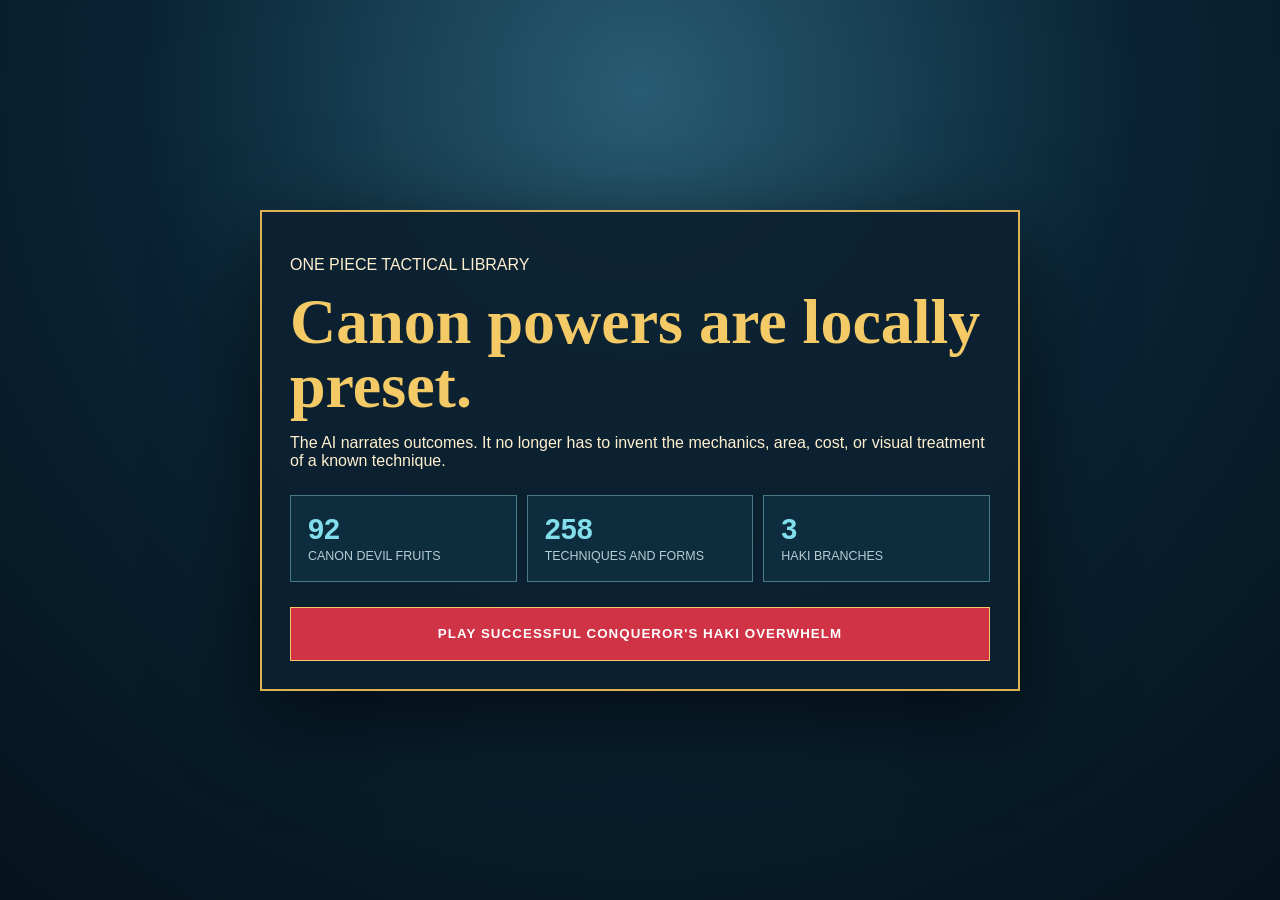
<file: frontend/tactical/one-piece-power-showcase.html>
<!doctype html><html lang="en"><head><meta charset="utf-8"><meta name="viewport" content="width=device-width,initial-scale=1"><title>One Piece Power Presets</title><link rel="stylesheet" href="one-piece-power-showcase.css"><style>
:root{--font-display:Georgia,serif}*{box-sizing:border-box}body{margin:0;min-height:100vh;display:grid;place-items:center;background:radial-gradient(circle at 50% 10%,#285c72,#092334 48%,#06131d);color:#fff0cf;font-family:Segoe UI,sans-serif}.demo{width:min(760px,calc(100% - 28px));padding:28px;border:2px solid #ddb253;background:#0b2030e8;box-shadow:0 24px 80px #0009}.demo h1{font:700 clamp(2rem,7vw,4rem)/1 Georgia,serif;margin:0 0 12px;color:#f4ca67}.counts{display:grid;grid-template-columns:repeat(3,1fr);gap:10px;margin:25px 0}.counts div{padding:17px;border:1px solid #4a788b;background:#0d2c3e}.counts b{display:block;font-size:1.8rem;color:#83deec}.counts span{font-size:.78rem;color:#b7ccd4}.demo button{width:100%;min-height:54px;border:1px solid #f4ca67;background:#cf3345;color:white;font-weight:900;letter-spacing:.08em;cursor:pointer}@media(max-width:520px){.counts{grid-template-columns:1fr}.demo{padding:18px}}
</style></head><body><main class="demo"><p>ONE PIECE TACTICAL LIBRARY</p><h1>Canon powers are locally preset.</h1><p>The AI narrates outcomes. It no longer has to invent the mechanics, area, cost, or visual treatment of a known technique.</p><section class="counts"><div><b>92</b><span>CANON DEVIL FRUITS</span></div><div><b>258</b><span>TECHNIQUES AND FORMS</span></div><div><b>3</b><span>HAKI BRANCHES</span></div></section><button id="haki">PLAY SUCCESSFUL CONQUEROR'S HAKI OVERWHELM</button></main><script>
document.querySelector('#haki').onclick=()=>{document.querySelector('.haoshoku-cinematic')?.remove();const scene=document.createElement('div');scene.className='haoshoku-cinematic';scene.setAttribute('role','img');scene.setAttribute('aria-label',"Conqueror's Haki overwhelms the enemy");scene.innerHTML='<i class="haoshoku-bolt"></i><i class="haoshoku-bolt b2"></i><i class="haoshoku-bolt b3"></i><i class="haoshoku-bolt b4"></i><i class="haoshoku-bolt b5"></i><div class="haoshoku-title">CONQUEROR\'S HAKI<span class="haoshoku-subtitle">THEIR WILL COLLAPSES</span></div>';document.body.append(scene);setTimeout(()=>scene.remove(),matchMedia('(prefers-reduced-motion: reduce)').matches?800:4500)};
</script></body></html>
</file>
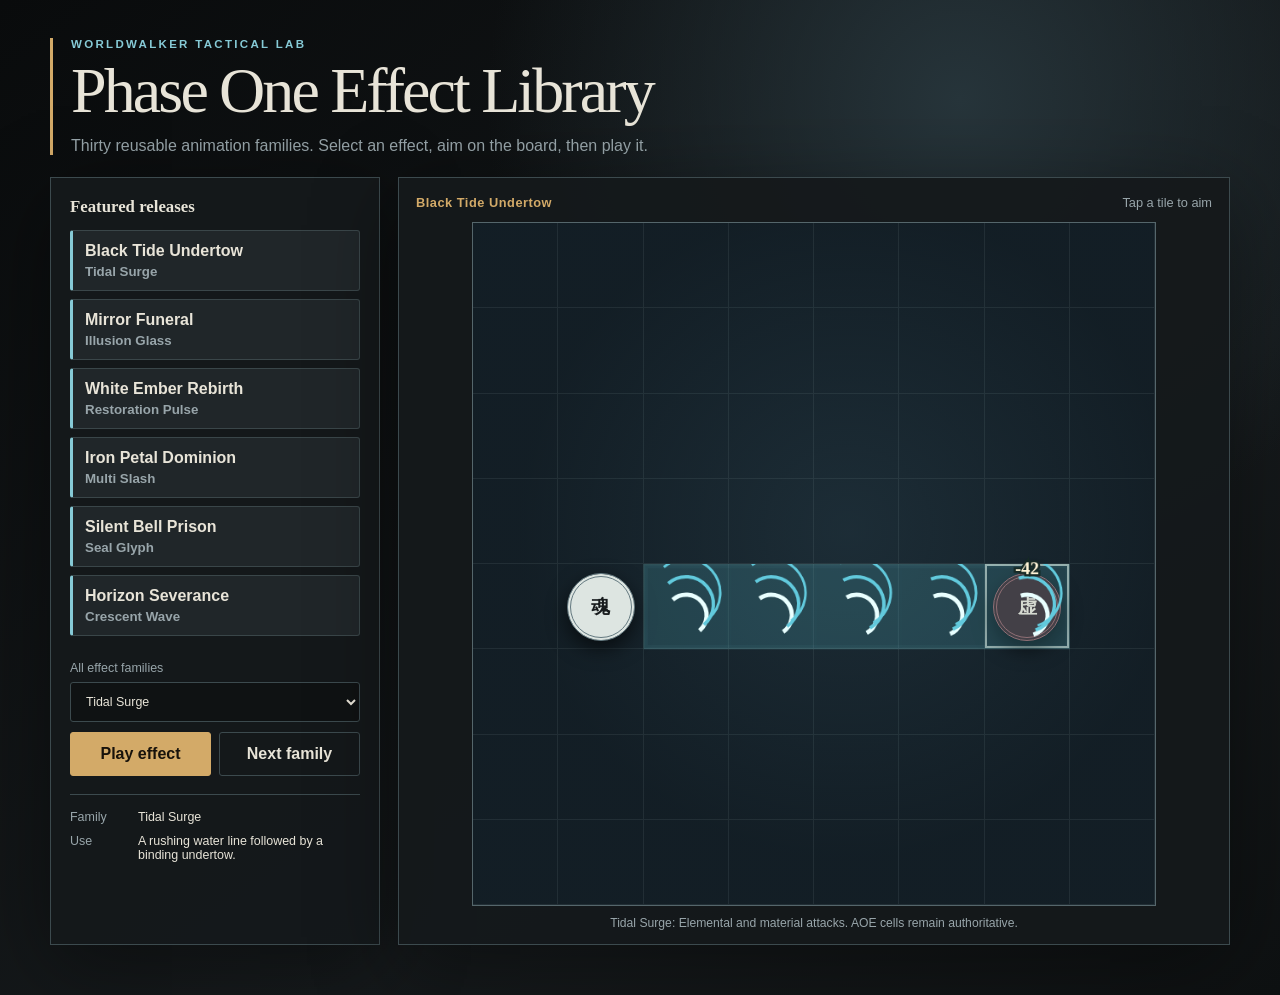
<file: WorldwalkerRPG/_internal/frontend/tactical/effect-showcase.html>
<!doctype html><html lang="en"><head><meta charset="utf-8"><meta name="viewport" content="width=device-width,initial-scale=1"><title>Worldwalker Phase One Effects</title><link rel="stylesheet" href="effect-showcase.css"><link rel="stylesheet" href="effect-showcase-responsive.css"></head>
<body><main>
 <header><p class="eyebrow">WORLDWALKER TACTICAL LAB</p><h1>Phase One Effect Library</h1><p>Thirty reusable animation families. Select an effect, aim on the board, then play it.</p></header>
 <section class="layout">
  <aside><h2>Featured releases</h2><div id="presets"></div><label>All effect families<select id="family"></select></label><div class="controls"><button id="play">Play effect</button><button id="random" class="quiet">Next family</button></div><dl><div><dt>Family</dt><dd id="family-name"></dd></div><div><dt>Use</dt><dd id="family-use"></dd></div></dl></aside>
  <section class="stage"><div class="stage-head"><span id="technique">Black Tide Undertow</span><span>Tap a tile to aim</span></div><div id="board"><div id="tiles"></div><canvas id="ground" width="800" height="800"></canvas><div id="pieces"><div class="piece player" style="--x:1;--y:4"><span>魂</span></div><div class="piece enemy" id="enemy" style="--x:6;--y:4"><span>虚</span></div></div><canvas id="fx" width="800" height="800"></canvas></div><p class="receipt" id="receipt">AOE cells are the exact cells the resolver would use.</p></section>
 </section>
</main><script src="ground-aoe.js"></script><script src="effect-family-library.js"></script><script src="battle-fx.js"></script><script src="effect-showcase.js"></script></body></html>
</file>
<file: frontend/tactical/one-piece-power-showcase.css>
:root{--font-display:Georgia,serif}*{box-sizing:border-box}body{margin:0;min-height:100vh;display:grid;place-items:center;background:radial-gradient(circle at 50% 10%,#285c72,#092334 48%,#06131d);color:#fff0cf;font-family:Segoe UI,sans-serif}.demo{width:min(760px,calc(100% - 28px));padding:28px;border:2px solid #ddb253;background:#0b2030e8;box-shadow:0 24px 80px #0009}.demo h1{font:700 clamp(2rem,7vw,4rem)/1 Georgia,serif;margin:0 0 12px;color:#f4ca67}.counts{display:grid;grid-template-columns:repeat(3,1fr);gap:10px;margin:25px 0}.counts div{padding:17px;border:1px solid #4a788b;background:#0d2c3e}.counts b{display:block;font-size:1.8rem;color:#83deec}.counts span{font-size:.78rem;color:#b7ccd4}.demo button{width:100%;min-height:54px;border:1px solid #f4ca67;background:#cf3345;color:white;font-weight:900;letter-spacing:.08em;cursor:pointer}.demo button:active{transform:translateY(1px)}
.haoshoku-cinematic{position:fixed;inset:0;z-index:20;pointer-events:none;overflow:hidden;background:radial-gradient(circle at 50% 52%,#751120 0 7%,#230a11e8 30%,#050607fa 76%);animation:hakiScene 4.5s ease-out forwards}.haoshoku-cinematic::before{content:"";position:absolute;inset:-20%;background:repeating-conic-gradient(from 12deg at 50% 52%,transparent 0 7deg,#d628453d 8deg,transparent 10deg 24deg);animation:hakiPressure 1.4s ease-out both}.haoshoku-title{position:absolute;left:50%;top:50%;transform:translate(-50%,-50%);color:#f7ead2;font:900 clamp(1.4rem,6vw,4rem)/1 Georgia,serif;letter-spacing:.1em;text-align:center;text-shadow:0 4px #16070a,0 0 28px #e52c49;white-space:nowrap;animation:hakiTitle 4s ease-out both}.haoshoku-subtitle{display:block;margin-top:10px;color:#e65b6c;font:700 clamp(.7rem,2vw,1rem)/1.2 Segoe UI,sans-serif;letter-spacing:.22em}.haoshoku-bolt{position:absolute;left:50%;top:50%;width:clamp(180px,48vw,650px);height:7px;background:#e32d49;box-shadow:0 0 7px #ff526a,0 0 20px #b50028;transform-origin:0 50%;clip-path:polygon(0 35%,16% 0,28% 70%,42% 8%,57% 82%,72% 15%,100% 48%,74% 63%,58% 100%,41% 38%,27% 92%,14% 48%);animation:hakiBolt 2s ease-out both}.haoshoku-bolt.b2{transform:rotate(47deg);animation-delay:.06s}.haoshoku-bolt.b3{transform:rotate(137deg);animation-delay:.12s}.haoshoku-bolt.b4{transform:rotate(218deg);animation-delay:.03s}.haoshoku-bolt.b5{transform:rotate(310deg);animation-delay:.1s}@keyframes hakiScene{0%{opacity:0}4%,90%{opacity:1}100%{opacity:0}}@keyframes hakiPressure{0%{transform:scale(.15);opacity:0}45%{opacity:1}100%{transform:scale(1.3);opacity:0}}@keyframes hakiTitle{0%{opacity:0;filter:blur(9px);transform:translate(-50%,-50%) scale(1.35)}12%,88%{opacity:1;filter:none;transform:translate(-50%,-50%) scale(1)}100%{opacity:0}}@keyframes hakiBolt{0%{opacity:0;scale:.05 1}18%,65%{opacity:1;scale:1 1}100%{opacity:0;scale:1.2 .4}}
@media(max-width:520px){.counts{grid-template-columns:1fr}.demo{padding:18px}.haoshoku-title{white-space:normal;width:90vw}}@media(prefers-reduced-motion:reduce){.haoshoku-cinematic{animation:hakiScene .8s ease-out forwards}.haoshoku-cinematic::before,.haoshoku-bolt{animation:none}.haoshoku-title{animation:hakiTitle .8s ease-out both}}
</file>
<file: WorldwalkerRPG/_internal/frontend/tactical/effect-showcase.css>
:root{--ink:#e8e4d8;--muted:#98a5aa;--cyan:#86cad6;--gold:#d3aa68;--panel:#15191b;--line:#3c4a4e}*{box-sizing:border-box}body{margin:0;min-height:100vh;color:var(--ink);background:radial-gradient(circle at 75% 10%,#26343a 0,transparent 36%),linear-gradient(145deg,#090b0c,#161a1c 65%,#0e1112);font-family:Inter,Segoe UI,sans-serif}main{width:min(1180px,100% - 28px);margin:auto;padding:38px 0 50px}header{border-left:3px solid var(--gold);padding-left:18px;margin-bottom:22px}h1{font-family:Georgia,serif;font-size:clamp(2rem,5vw,4.2rem);font-weight:500;margin:4px 0 9px;letter-spacing:-.045em}.eyebrow{color:var(--cyan);font-size:.72rem;letter-spacing:.2em;font-weight:800}header p{color:var(--muted);margin:0;max-width:700px}.layout{display:grid;grid-template-columns:330px 1fr;gap:18px}aside,.stage{background:color-mix(in srgb,var(--panel) 94%,transparent);border:1px solid var(--line);box-shadow:0 20px 80px #0006}aside{padding:19px}h2{font:600 1.05rem Georgia,serif;margin:0 0 13px}.preset{width:100%;text-align:left;border:1px solid #3a4649;border-left:3px solid var(--cyan);background:#202629;color:var(--ink);padding:11px 12px;margin:0 0 8px;cursor:pointer}.preset:hover,.preset:focus-visible{background:#2a3437;border-color:var(--cyan)}.preset small{display:block;color:var(--muted);margin-top:4px}label{display:grid;gap:7px;color:var(--muted);font-size:.78rem;margin-top:17px}select,button{font:inherit;border-radius:3px}select{width:100%;padding:11px;background:#0f1213;color:var(--ink);border:1px solid var(--line)}.controls{display:grid;grid-template-columns:1fr 1fr;gap:8px;margin-top:10px}button{min-height:44px;border:1px solid var(--gold);background:var(--gold);color:#17120b;font-weight:800;cursor:pointer}.quiet{background:transparent;color:var(--ink);border-color:var(--line)}dl{font-size:.78rem;border-top:1px solid var(--line);margin:18px 0 0;padding-top:5px}dl div{display:grid;grid-template-columns:60px 1fr;gap:8px;padding-top:10px}dt{color:var(--muted)}dd{margin:0}.stage{overflow:hidden;padding:14px}.stage-head{display:flex;justify-content:space-between;gap:12px;padding:3px 3px 12px;font-size:.8rem;color:var(--muted)}#technique{color:var(--gold);font-weight:800;letter-spacing:.04em}#board{position:relative;aspect-ratio:1;max-height:76vh;margin:auto;background:linear-gradient(#132029bb,#132029bb),radial-gradient(circle at 55% 45%,#36505b,#12181b 62%);overflow:hidden;border:1px solid #55666b}#tiles{position:absolute;inset:0;display:grid;grid-template-columns:repeat(8,1fr);grid-template-rows:repeat(8,1fr)}.tile{border:solid #8aa0a61f;border-width:0 1px 1px 0;cursor:crosshair}.tile:hover{background:#86cad61f}.tile.aim{box-shadow:inset 0 0 0 2px #e8e4d8aa}canvas,#pieces{position:absolute;inset:0;width:100%;height:100%;pointer-events:none}#ground{z-index:2}#pieces{z-index:3}.piece{position:absolute;left:calc(var(--x)*12.5% + 1.25%);top:calc(var(--y)*12.5% + 1.25%);width:10%;aspect-ratio:1;border-radius:50%;display:grid;place-items:center;font:700 clamp(.7rem,2vw,1.2rem) Georgia,serif;box-shadow:0 8px 20px #0009;transition:left .22s,top .22s}.player{background:#dde5e1;color:#171b1d;border:4px double #647980}.enemy{background:#3d2227;color:#f0dcce;border:4px double #9b5b5f}#fx{z-index:4}.receipt{font-size:.76rem;color:var(--muted);text-align:center;margin:10px 0 0}@media(max-width:820px){main{padding-top:18px}.layout{grid-template-columns:1fr}.stage{order:-1}aside{padding:15px}#presets{display:grid;grid-template-columns:1fr 1fr;gap:7px}.preset{margin:0}.stage-head span:last-child{display:none}}@media(prefers-reduced-motion:reduce){.piece{transition:none}}
</file>
<file: WorldwalkerRPG/_internal/frontend/tactical/effect-showcase-responsive.css>
#board {
  width: 100%;
  max-width: 76vh;
  max-height: none;
}

.tile {
  min-width: 0;
  min-height: 0;
  padding: 0;
  border-radius: 0;
  background: transparent;
}

@media (max-width: 420px) {
  main { width: calc(100% - 16px); padding-top: 10px; }
  header { padding-left: 12px; margin-bottom: 12px; }
  header h1 { font-size: 1.75rem; }
  header > p:last-child { display: none; }
  .stage { padding: 8px; }
  #presets { grid-template-columns: 1fr; }
}
</file>
